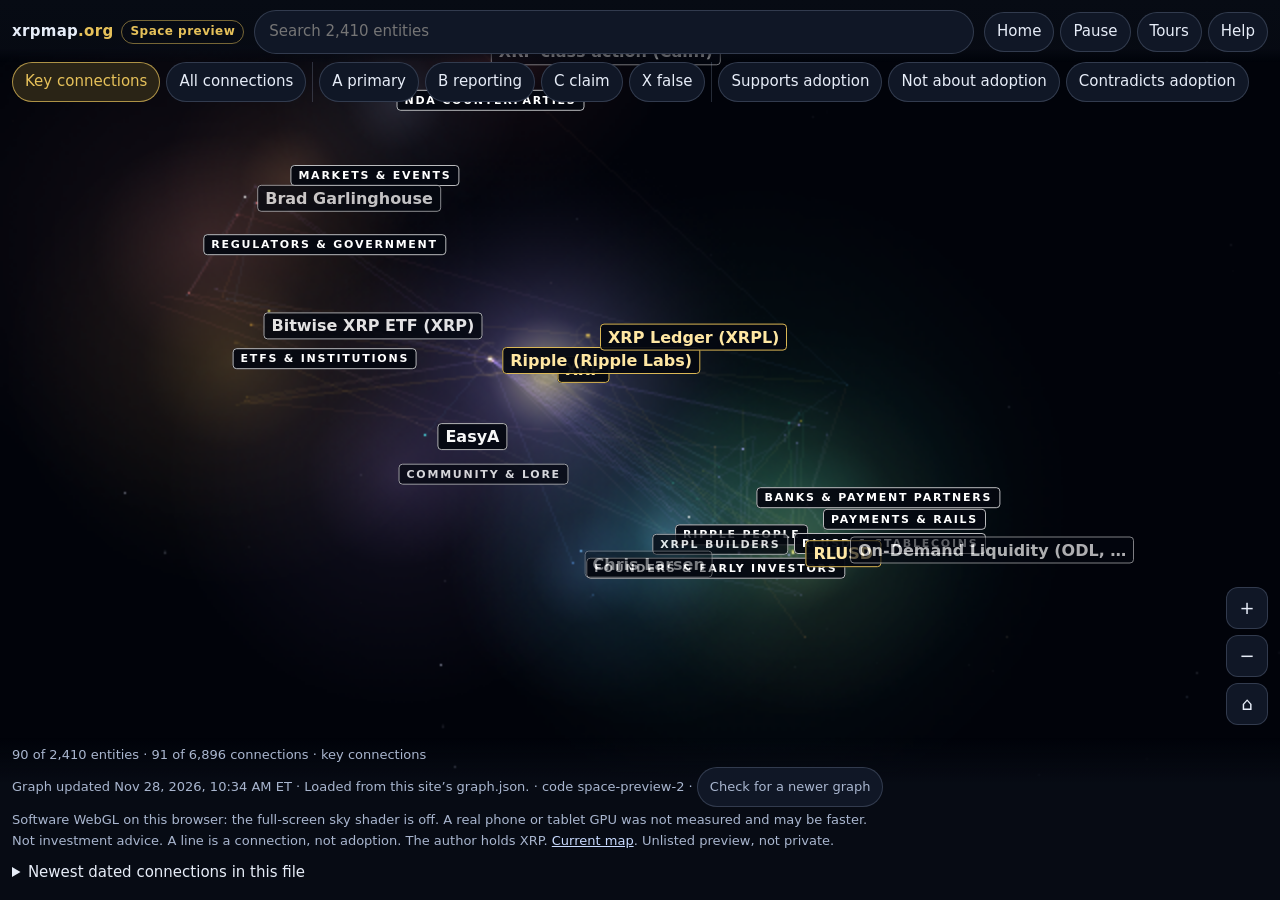
<file: space/index.html>
<!doctype html>
<html lang="en">
<head>
<meta charset="utf-8">
<meta name="viewport" content="width=device-width, initial-scale=1, viewport-fit=cover">
<meta name="robots" content="noindex, nofollow">
<meta name="googlebot" content="noindex, nofollow">
<meta name="theme-color" content="#070b14">
<link rel="icon" href="data:,">
<title>xrpmap.org · Space preview</title>
<meta name="description" content="Unlisted interactive preview of an XRP map galaxy. Same public graph as the live map. Not investment advice.">
<link rel="stylesheet" href="css/app.css">
</head>
<body>
<a class="skip" href="#q">Skip to search</a>
<div id="stage">
  <div id="space"><div id="labels3d"></div></div>
  <div id="boot" role="status">Loading the public graph…</div>
  <div id="fallback" hidden>
    <div>
      <h2>3D view unavailable</h2>
      <p id="fallbackReason"></p>
      <p>Search still opens the same public entities, grades, connections, and sources.</p>
      <div id="fallbackList"></div>
    </div>
  </div>
</div>

<header id="top">
  <div class="brand">
    <a href="https://xrpmap.org/" title="Open the current map">xrpmap<span>.org</span></a>
    <span class="pv" title="Preview page. noindex is not privacy: anyone with the URL can open it.">Space preview</span>
  </div>
  <div id="searchWrap">
    <label class="mg" for="q">Search</label>
    <input id="q" type="search" autocomplete="off" spellcheck="false" placeholder="Search entities" aria-autocomplete="list" aria-controls="results" aria-expanded="false" role="combobox">
    <div id="results" role="listbox" hidden></div>
  </div>
  <div class="actions">
    <button type="button" id="homeBtn">Home</button>
    <button type="button" id="pauseBtn" aria-pressed="false" aria-label="Pause motion">Pause</button>
    <button type="button" id="tourBtn" aria-expanded="false" hidden>Tours</button>
    <button type="button" id="filterBtn" aria-expanded="false" aria-controls="filters">Filters</button>
    <button type="button" id="helpBtn" aria-label="How to read this map">Help</button>
  </div>
</header>

<div id="tourPop" class="pop" hidden>
  <h2>Tours</h2>
  <p>Each step is a connection or entity in the graph this page just loaded. Missing pairs are left out.</p>
  <div id="tourList"></div>
</div>

<nav id="filters" aria-label="What is drawn">
  <button type="button" id="keyBtn" aria-pressed="true">Key connections</button>
  <button type="button" id="allBtn" aria-pressed="false">All connections</button>
  <span class="sep" aria-hidden="true"></span>
  <button type="button" data-grade="A" aria-pressed="false">A primary</button>
  <button type="button" data-grade="B" aria-pressed="false">B reporting</button>
  <button type="button" data-grade="C" aria-pressed="false">C claim</button>
  <button type="button" data-grade="X" aria-pressed="false">X false</button>
  <span class="sep" aria-hidden="true"></span>
  <button type="button" data-side="supports" aria-pressed="false">Supports adoption</button>
  <button type="button" data-side="neutral" aria-pressed="false">Not about adoption</button>
  <button type="button" data-side="contradicts" aria-pressed="false">Contradicts adoption</button>
</nav>

<div id="banner" class="banner" role="status" hidden></div>
<p id="warns" class="warns" hidden></p>

<aside id="panel" hidden aria-labelledby="pTitle">
  <div id="pGrab" aria-hidden="true"><i></i></div>
  <button type="button" id="pMore">Evidence</button>
  <button type="button" id="pX" aria-label="Close details">Close</button>
  <div id="pBody"></div>
</aside>

<section id="tour" hidden aria-label="Guided tour">
  <div class="tbar">
    <p><b id="tTitle"></b> <span id="tCount"></span></p>
    <div>
      <button type="button" id="tPrev">Back</button>
      <button type="button" id="tNext">Next</button>
      <button type="button" id="tStop">End</button>
    </div>
  </div>
  <p id="tCaption"></p>
  <p id="tSource"></p>
</section>

<div id="zoom" aria-label="Zoom">
  <button type="button" id="zIn" aria-label="Zoom in">+</button>
  <button type="button" id="zOut" aria-label="Zoom out">−</button>
  <button type="button" id="zFit" aria-label="Fit the galaxy">⌂</button>
</div>

<footer id="foot">
  <p id="counts" aria-live="polite"></p>
  <p><time id="updated"></time> · <span id="dataFrom"></span> · code <span id="code">space-preview-2</span> · <button type="button" id="reloadBtn">Check for a newer graph</button></p>
  <p id="soft" class="legal" hidden></p>
  <p class="legal">Not investment advice. A line is a connection, not adoption. The author holds XRP. <a href="https://xrpmap.org/">Current map</a>. Unlisted preview, not private.</p>
  <details id="latest">
    <summary>Newest dated connections in this file</summary>
    <ul id="latestList"></ul>
  </details>
</footer>

<div class="modal" id="help" hidden role="dialog" aria-labelledby="helpTitle">
  <div class="sheet">
    <button type="button" class="x" data-close aria-label="Close help">Close</button>
    <h2 id="helpTitle">How to read this preview</h2>
    <p><b>Connections</b> are lines. Each line means a public source ties two entities in the way the label says. Size is how many connections an entity has. A connection is not a partnership, control, or wrongdoing unless the label and the source say so.</p>
    <p><b>Adoption</b> is a separate mark on a connection: supports XRP or Ripple payment-rail adoption, is not about that question, or contradicts it. Both directions are drawn. Filtering to “supports adoption” hides the rest; it does not turn those connections into adoption.</p>
    <p><b>Grades</b> rate the source, not the person. A is a primary or official record. B is reputable reporting. C is an unverified claim. X was checked and found false.</p>
    <p>The view opens on <b>key connections</b>, the smaller set marked in the public graph. “All connections” draws every link in the file. Home clears a selection and returns to key connections.</p>
    <p>Drag to orbit, scroll or pinch to zoom, tap a point or search to inspect sources. Arrow keys orbit when the galaxy is focused. Slash focuses search. Escape closes this dialog, a tour, then the details.</p>
    <p>Pause motion stops the slow orbit, the star shimmer, and the fly-to glide. Reduced-motion settings start paused. If WebGL is missing, search and the written record stay available.</p>
    <p>Data is the public <a href="https://xrpmap.org/graph.json">graph.json</a>, the same file as the live map. On this host it is read from the copy beside the page; if that file is missing, the page requests xrpmap.org directly. Selecting an entity draws its real connections in a nearby shell so the names fit on screen. That arrangement is not a new relationship, and Home restores the galaxy. Positions are not the flat map’s x/y coordinates, and this is not a video.</p>
    <p>The live map is unchanged. This page asks crawlers not to index it. That is not access control.</p>
  </div>
</div>
<script type="module" src="js/app.js"></script>
</body>
</html>
</file>
<file: space/css/app.css>
:root {
  --bg: #070b14;
  --panel: #101726;
  --panel-2: #161e30;
  --line: rgba(168, 186, 220, .22);
  --text: #e7edf8;
  --muted: #a9b6cf;
  --gold: #e6c15a;
  --ok: #8fd6b2;
  --warn: #f0c58a;
  --bad: #f0a3a3;
  --focus: #f2d48a;
  --sa-t: env(safe-area-inset-top, 0px);
  --sa-b: env(safe-area-inset-bottom, 0px);
  --sa-l: env(safe-area-inset-left, 0px);
  --sa-r: env(safe-area-inset-right, 0px);
  --font: ui-sans-serif, system-ui, "Segoe UI", Roboto, Helvetica, Arial, sans-serif;
  color-scheme: dark;
}
* { box-sizing: border-box; }
html, body { margin: 0; height: 100%; background: var(--bg); color: var(--text); font: 15px/1.45 var(--font); }
body { overflow: hidden; }
button, input { font: inherit; color: inherit; }
button { background: transparent; border: 0; cursor: pointer; }
a { color: #c9dbff; }
:focus-visible { outline: 2px solid var(--focus); outline-offset: 2px; }
[hidden] { display: none !important; }
.skip { position: absolute; left: 8px; top: -40px; background: #fff; color: #111; padding: 6px 10px; z-index: 20; }
.skip:focus { top: 8px; }

#stage { position: fixed; inset: 0; }
#space { position: absolute; inset: 0; }
#space canvas.gl { position: absolute; inset: 0; z-index: 1; width: 100%; height: 100%; display: block; touch-action: none; }
#labels3d { position: absolute; inset: 0; z-index: 2; pointer-events: none; overflow: hidden; }
.lab { position: absolute; left: 0; top: 0; z-index: 2; white-space: nowrap; font: 700 16px/1.2 var(--font); color: #fff; }
.lab span { background: rgba(5, 8, 16, .94); border: 1px solid rgba(255, 255, 255, .72); border-radius: 4px; padding: 3px 7px; color: #fff; }
.lab i { display: none; }
.lab span { position: relative; left: 12px; top: -8px; }
.lab.gold span { color: #ffe7a3; border-color: rgba(230, 193, 90, .95); }
.lab.sel span { border: 2px solid #f6d98a; color: #fff; }
.lab.sl { letter-spacing: .16em; text-transform: uppercase; font-size: 11px; }
.lab.sl span { left: 0; transform: translateX(-50%); }

#boot, #fallback { position: absolute; inset: 0; display: grid; place-items: center; background: rgba(7, 11, 20, .92); z-index: 5; padding: 24px; text-align: center; }
#fallback { bottom: var(--foot, 150px); place-items: start center; padding: 188px 16px 24px; overflow: auto; }
#boot.err { color: var(--text); }
#boot button, .banner button, #reloadBtn, .actions button, #filters button, #zoom button, #tour button, .pop button, #panel #pX, #panel #pMore {
  border: 1px solid var(--line); background: var(--panel); border-radius: 999px; padding: 8px 12px; min-height: 40px;
}
#fallback { align-items: stretch; text-align: left; overflow: auto; }
#fallback > div { max-width: 720px; width: min(720px, 100%); margin: 0 auto; }
#fallbackList { display: grid; gap: 6px; }
#fallbackList button { text-align: left; border: 1px solid var(--line); border-radius: 10px; padding: 10px 12px; background: var(--panel); }
#fallbackList small, #results small, #latest small { color: var(--muted); margin-left: 6px; }

#top { position: fixed; z-index: 9; top: var(--sa-t); left: 0; right: 0; display: flex; gap: 10px; align-items: center; padding: 10px 12px 8px; background: linear-gradient(#070b14, rgba(7, 11, 20, .92) 78%, transparent); }
.brand { display: flex; align-items: center; gap: 8px; min-width: max-content; }
.brand a { color: var(--text); text-decoration: none; font-weight: 700; letter-spacing: .02em; }
.brand span { color: var(--gold); font-weight: 600; }
.pv { border: 1px solid rgba(230, 193, 90, .5); color: var(--gold); border-radius: 999px; padding: 2px 8px; font-size: 12px; letter-spacing: .04em; }
#searchWrap { position: relative; flex: 1; min-width: 140px; }
.mg { position: absolute; width: 1px; height: 1px; overflow: hidden; clip: rect(0 0 0 0); }
#q { width: 100%; border: 1px solid var(--line); background: var(--panel); border-radius: 999px; padding: 10px 14px; min-height: 42px; }
#results { position: absolute; top: calc(100% + 6px); left: 0; right: 0; background: var(--panel-2); border: 1px solid var(--line); border-radius: 12px; padding: 6px; max-height: min(50vh, 360px); overflow: auto; }
#results button { display: block; width: 100%; text-align: left; border-radius: 8px; padding: 8px 10px; }
#results button.on, #results button:hover { background: #24304a; }
#results .empty { margin: 8px; color: var(--muted); }
.actions { display: flex; gap: 6px; flex-wrap: wrap; justify-content: flex-end; }

#filters { position: fixed; z-index: 6; top: calc(var(--top, 62px) + var(--sa-t)); left: 0; right: 0; display: flex; gap: 6px; padding: 0 12px 8px; overflow-x: auto; }
#filters button { flex: none; white-space: nowrap; }
#filters button[aria-pressed="true"] { background: #2a2416; border-color: rgba(230, 193, 90, .7); color: var(--gold); }
.sep { width: 1px; align-self: stretch; background: var(--line); flex: none; }

.banner, .warns { position: fixed; z-index: 6; left: 12px; right: auto; top: calc(var(--top, 62px) + var(--filters, 46px) + 8px + var(--sa-t)); margin: 0; padding: 8px 12px; border-radius: 10px; background: #241c12; border: 1px solid rgba(240, 197, 138, .45); color: var(--warn); max-width: min(420px, calc(100vw - 78px)); }
.banner.err { background: #2a1518; border-color: rgba(240, 163, 163, .5); color: var(--bad); }
.banner.ok { background: #122218; border-color: rgba(143, 214, 178, .45); color: var(--ok); }
.warns { top: auto; bottom: calc(118px + var(--sa-b)); color: var(--muted); background: var(--panel); }

#panel { position: fixed; z-index: 8; top: calc(var(--top, 62px) + var(--filters, 46px) + 8px + var(--sa-t)); right: calc(12px + var(--sa-r)); bottom: calc(var(--foot, 76px) + 8px + var(--sa-b)); width: min(400px, calc(100vw - 24px)); background: var(--panel); border: 1px solid var(--line); border-radius: 16px; overflow: auto; padding: 16px 16px 24px; }
#pGrab { display: none; }
#pX, #pMore { position: sticky; top: 0; float: right; margin-left: 6px; }
.kicker, .handle, .fine, .meta { color: var(--muted); }
.kicker { text-transform: uppercase; letter-spacing: .08em; font-size: 12px; margin: 0; }
#panel h2 { margin: 4px 40px 6px 0; font-size: 26px; line-height: 1.15; }
.why, .sum, .split p { margin: 8px 0; }
.split { display: grid; gap: 8px; margin: 12px 0; }
.split p { margin: 0; padding: 8px 10px; background: var(--panel-2); border-radius: 10px; }
.srcs { display: flex; flex-wrap: wrap; gap: 6px; align-items: center; margin: 8px 0 12px; }
.src { border: 1px solid var(--line); border-radius: 999px; padding: 3px 8px; text-decoration: none; }
.src.none { color: var(--muted); }
.g { display: inline-grid; place-items: center; min-width: 1.3em; border-radius: 4px; font-size: 12px; padding: 0 4px; }
.gA { background: #1f6b45; } .gB { background: #7a5a16; } .gC { background: #3d4658; } .gX { background: #7a2e2e; } .gU { background: #3d4658; }
.side { font-size: 13px; }
.side-supports { color: #b7ebc9; } .side-neutral { color: #d5dced; } .side-contradicts { color: #ffc1c1; }
.conn { padding: 8px 0; border-top: 1px solid var(--line); }
.conn.dim { opacity: .55; }
details.all .conn.more { display: block; }
.conn.more { display: none; }
.c1 button { font-weight: 650; text-align: left; }
.c2, .c3 { margin: 3px 0; }
.c2 span, .str { color: var(--muted); }
.str span { opacity: .35; }
.key { color: var(--gold); font-size: 12px; letter-spacing: .04em; }
.text { color: #c9dbff; padding: 6px 0; min-height: 36px; }
details summary { cursor: pointer; padding: 8px 0; }

#tour { position: fixed; z-index: 7; left: 12px; right: 12px; bottom: calc(var(--foot, 84px) + 12px + var(--sa-b)); max-width: 640px; background: var(--panel); border: 1px solid var(--line); border-radius: 14px; padding: 12px 14px; }
#tour .tbar { display: flex; justify-content: space-between; gap: 12px; align-items: center; }
#tour p { margin: 6px 0; }
#tCount, #tSource { color: var(--muted); }
body.touring #panel { display: none !important; }

#zoom { position: fixed; z-index: 6; right: calc(12px + var(--sa-r)); bottom: calc(var(--foot, 84px) + 12px + var(--sa-b)); display: flex; flex-direction: column; gap: 6px; }
#zoom button { width: 42px; height: 42px; padding: 0; border-radius: 12px; font-size: 18px; }
body:has(#panel:not([hidden])) #zoom { right: min(448px, calc(100vw - 54px)); }

#foot { position: fixed; z-index: 6; left: 0; right: 0; bottom: 0; padding: 8px 12px calc(8px + var(--sa-b)); background: linear-gradient(transparent, #070b14 28%); }
#foot p { margin: 0 0 3px; color: var(--muted); font-size: 13px; }
#counts { color: var(--text); }
#latest summary { cursor: pointer; color: var(--text); }
#latest ul { margin: 6px 0 0; padding: 0; list-style: none; max-height: 28vh; overflow: auto; }
#latest li { margin: 4px 0; }
#latest button { color: #c9dbff; }

.pop { position: fixed; z-index: 9; top: calc(58px + var(--sa-t)); right: 12px; width: min(360px, calc(100vw - 24px)); background: var(--panel-2); border: 1px solid var(--line); border-radius: 14px; padding: 12px; }
.pop h2 { margin: 0 0 6px; font-size: 16px; }
.pop p { margin: 0 0 8px; color: var(--muted); }
#tourList { display: grid; gap: 6px; }
#tourList button { text-align: left; border: 1px solid var(--line); border-radius: 10px; padding: 8px 10px; background: var(--panel); }
#tourList span { display: block; color: var(--muted); font-size: 13px; }

.modal { position: fixed; inset: 0; z-index: 12; background: rgba(4, 6, 12, .72); display: grid; place-items: center; padding: 18px; }
.sheet { width: min(640px, 100%); max-height: min(86vh, 760px); overflow: auto; background: var(--panel); border: 1px solid var(--line); border-radius: 16px; padding: 18px 18px 24px; }
.sheet h2 { margin-top: 0; }

#filterBtn { display: none; }
@media (max-width: 759px) {
  #top { flex-wrap: wrap; gap: 6px; padding: 6px 8px 4px; }
  .brand, .actions, #searchWrap { flex: 1 0 100%; }
  .pv { display: none; }
  .actions { order: 2; min-width: 0; flex-wrap: nowrap; overflow-x: auto; }
  .actions button { padding: 6px 8px; min-height: 36px; font-size: 13px; }
  #searchWrap { order: 3; flex-basis: 100%; }
  #q { min-height: 38px; }
  #filterBtn { display: inline-flex; }
  #filters { display: none; }
  body.show-filters #filters { display: flex; }
  #panel { inset: auto 0 0 0; top: auto; width: auto; height: 72vh; height: 72dvh; border-radius: 16px 16px 0 0; }
  #panel.open[data-snap="peek"] { height: 30vh; height: 30dvh; }
  #pGrab { display: grid; place-items: center; height: 22px; }
  #pGrab i { width: 42px; height: 4px; border-radius: 4px; background: #8ea0c4; }
  body:has(#panel:not([hidden])) #zoom,
  body:has(#fallback:not([hidden])) #zoom { display: none; }
  #tour { max-width: none; }
  #foot { font-size: 12px; }
  #foot .legal, #latest { display: none; }
}
@media (prefers-reduced-motion: reduce) {
  * { scroll-behavior: auto !important; transition: none !important; animation: none !important; }
}
</file>
